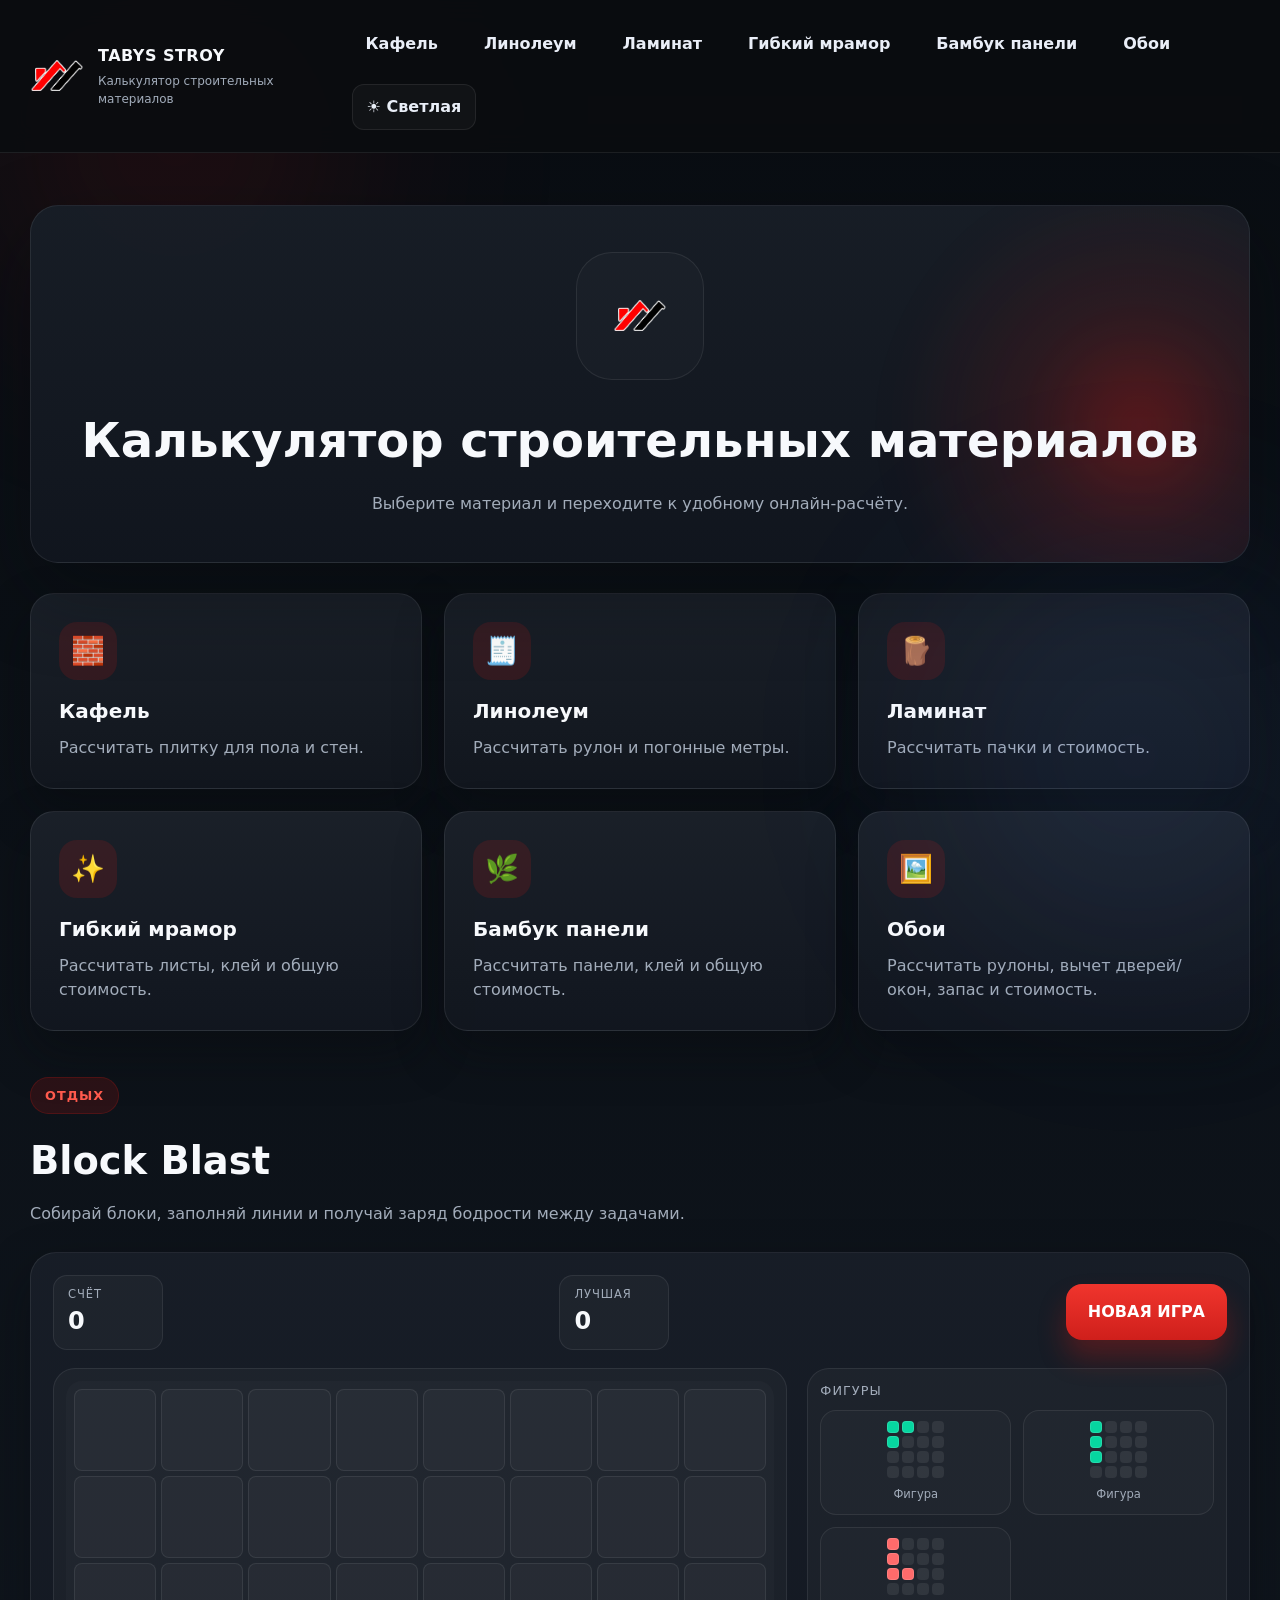
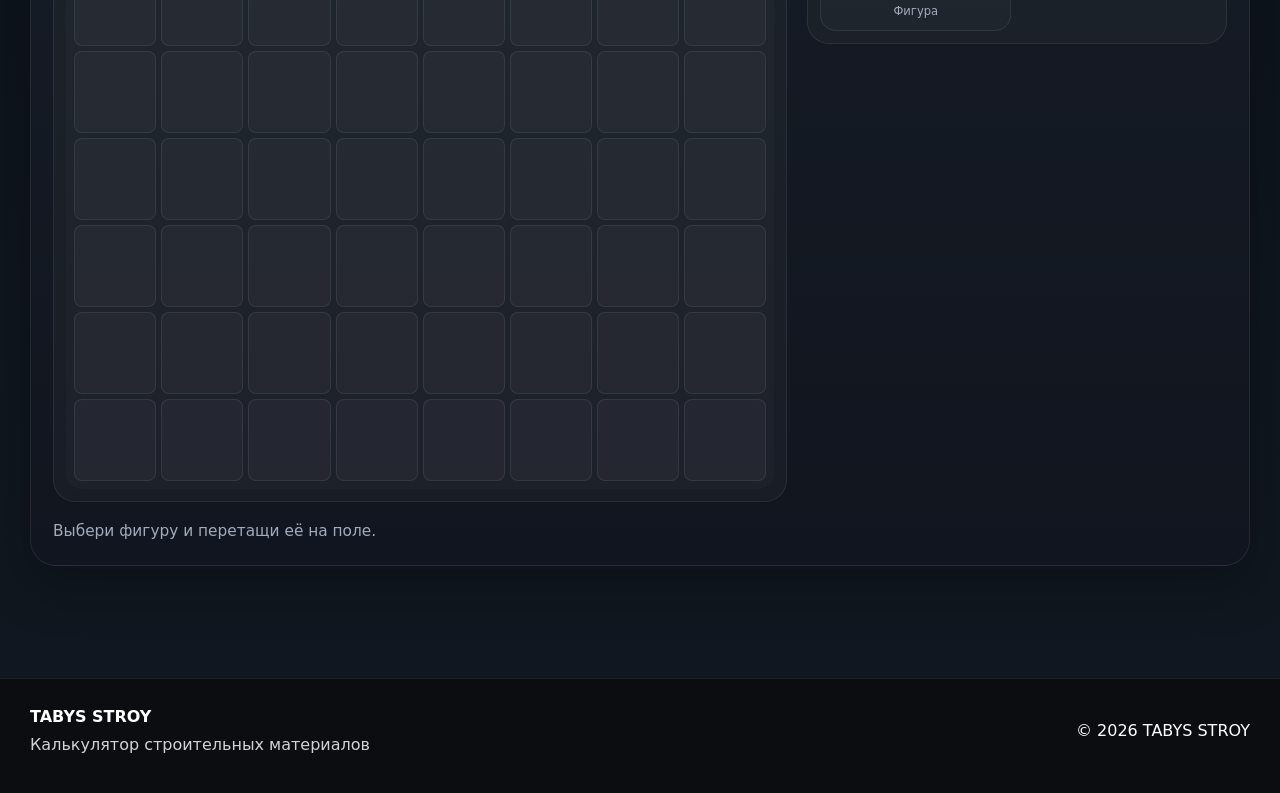
<file: index.html>
﻿<!DOCTYPE html>
<html lang="ru">
<head>
  <meta charset="UTF-8" />
  <meta name="viewport" content="width=device-width, initial-scale=1.0" />
  <title>TABYS STROY — Калькулятор строительных материалов</title>
  <link rel="icon" href="logo.png" type="image/png" />
  <link rel="apple-touch-icon" href="logo.png" />
  <link rel="apple-touch-icon" sizes="180x180" href="logo.png" />
  <link rel="manifest" href="site.webmanifest" />
  <meta name="theme-color" content="#ffffff" />
  <meta name="apple-mobile-web-app-capable" content="yes" />
  <meta name="apple-mobile-web-app-status-bar-style" content="default" />
  <link rel="stylesheet" href="style.css" />
</head>
<body>
  <header class="site-header">
    <div class="header-inner container">
      <a href="index.html" class="logo-link" aria-label="TABYS STROY">
        <div class="logo-brand">
          <img src="logo.png" alt="TABYS STROY" class="logo-icon" />
          <div>
            <span class="logo-title">TABYS STROY</span>
            <span class="logo-subtitle">Калькулятор строительных материалов</span>
          </div>
        </div>
      </a>
      <div class="header-actions">
        <button class="menu-toggle" type="button" aria-expanded="false" aria-controls="siteNav" aria-label="Открыть меню">
          <span></span>
          <span></span>
          <span></span>
        </button>
        <nav class="site-nav" id="siteNav" aria-label="Главная навигация">
          <a href="tile.html">Кафель</a>
          <a href="linoleum.html">Линолеум</a>
          <a href="laminate.html">Ламинат</a>
          <a href="marble.html">Гибкий мрамор</a>
          <a href="bamboo.html">Бамбук панели</a>
          <a href="wallpaper.html">Обои</a>
          <button class="theme-toggle" id="themeToggle" type="button" aria-label="Переключить тему">🌙 Темная</button>
        </nav>
      </div>
    </div>
  </header>

  <main class="hero container">
    <div class="hero-card">
      <div class="hero-logo">
        <img src="logo.png" alt="TABYS STROY" class="hero-icon" />
      </div>
      <h1>Калькулятор строительных материалов</h1>
      <p>Выберите материал и переходите к удобному онлайн-расчёту.</p>
    </div>

    <div class="quick-actions">
      <a class="material-card" href="tile.html">
        <div class="card-icon">🧱</div>
        <h2>Кафель</h2>
        <p>Рассчитать плитку для пола и стен.</p>
      </a>
      <a class="material-card" href="linoleum.html">
        <div class="card-icon">🧾</div>
        <h2>Линолеум</h2>
        <p>Рассчитать рулон и погонные метры.</p>
      </a>
      <a class="material-card" href="laminate.html">
        <div class="card-icon">🪵</div>
        <h2>Ламинат</h2>
        <p>Рассчитать пачки и стоимость.</p>
      </a>
      <a class="material-card" href="marble.html">
        <div class="card-icon">✨</div>
        <h2>Гибкий мрамор</h2>
        <p>Рассчитать листы, клей и общую стоимость.</p>
      </a>
      <a class="material-card" href="bamboo.html">
        <div class="card-icon">🌿</div>
        <h2>Бамбук панели</h2>
        <p>Рассчитать панели, клей и общую стоимость.</p>
      </a>
      <a class="material-card" href="wallpaper.html">
        <div class="card-icon">🖼️</div>
        <h2>Обои</h2>
        <p>Рассчитать рулоны, вычет дверей/окон, запас и стоимость.</p>
      </a>
    </div>

    <section class="game-section" aria-label="Мини-игра для отдыха">
      <div class="section-header game-header">
        <span class="section-tag">Отдых</span>
        <h2>Block Blast</h2>
        <p>Собирай блоки, заполняй линии и получай заряд бодрости между задачами.</p>
      </div>

      <div class="block-game-panel">
        <div class="block-game-topbar">
          <div class="game-stat">
            <span>Счёт</span>
            <strong id="blockGameScore">0</strong>
          </div>
          <div class="game-stat">
            <span>Лучшая</span>
            <strong id="blockGameBest">0</strong>
          </div>
          <button id="blockGameStart" class="button button-primary game-button" type="button">НОВАЯ ИГРА</button>
        </div>

        <div class="block-game-layout">
          <div class="block-board-wrap">
            <div id="blockBoard" class="block-board" aria-label="Игровое поле"></div>
          </div>

          <div class="block-tray-wrap">
            <div class="tray-title">Фигуры</div>
            <div id="blockTray" class="block-tray" aria-label="Трек фигур"></div>
          </div>
        </div>

        <p id="blockGameStatus" class="block-game-status">Выбери фигуру и поставь её на поле.</p>
      </div>
    </section>
  </main>

  <footer class="site-footer">
    <div class="container footer-inner">
      <div>
        <strong>TABYS STROY</strong>
        <p>Калькулятор строительных материалов</p>
      </div>
      <div>© 2026 TABYS STROY</div>
    </div>
  </footer>

  <script src="script.js"></script>
</body>
</html>
</file>
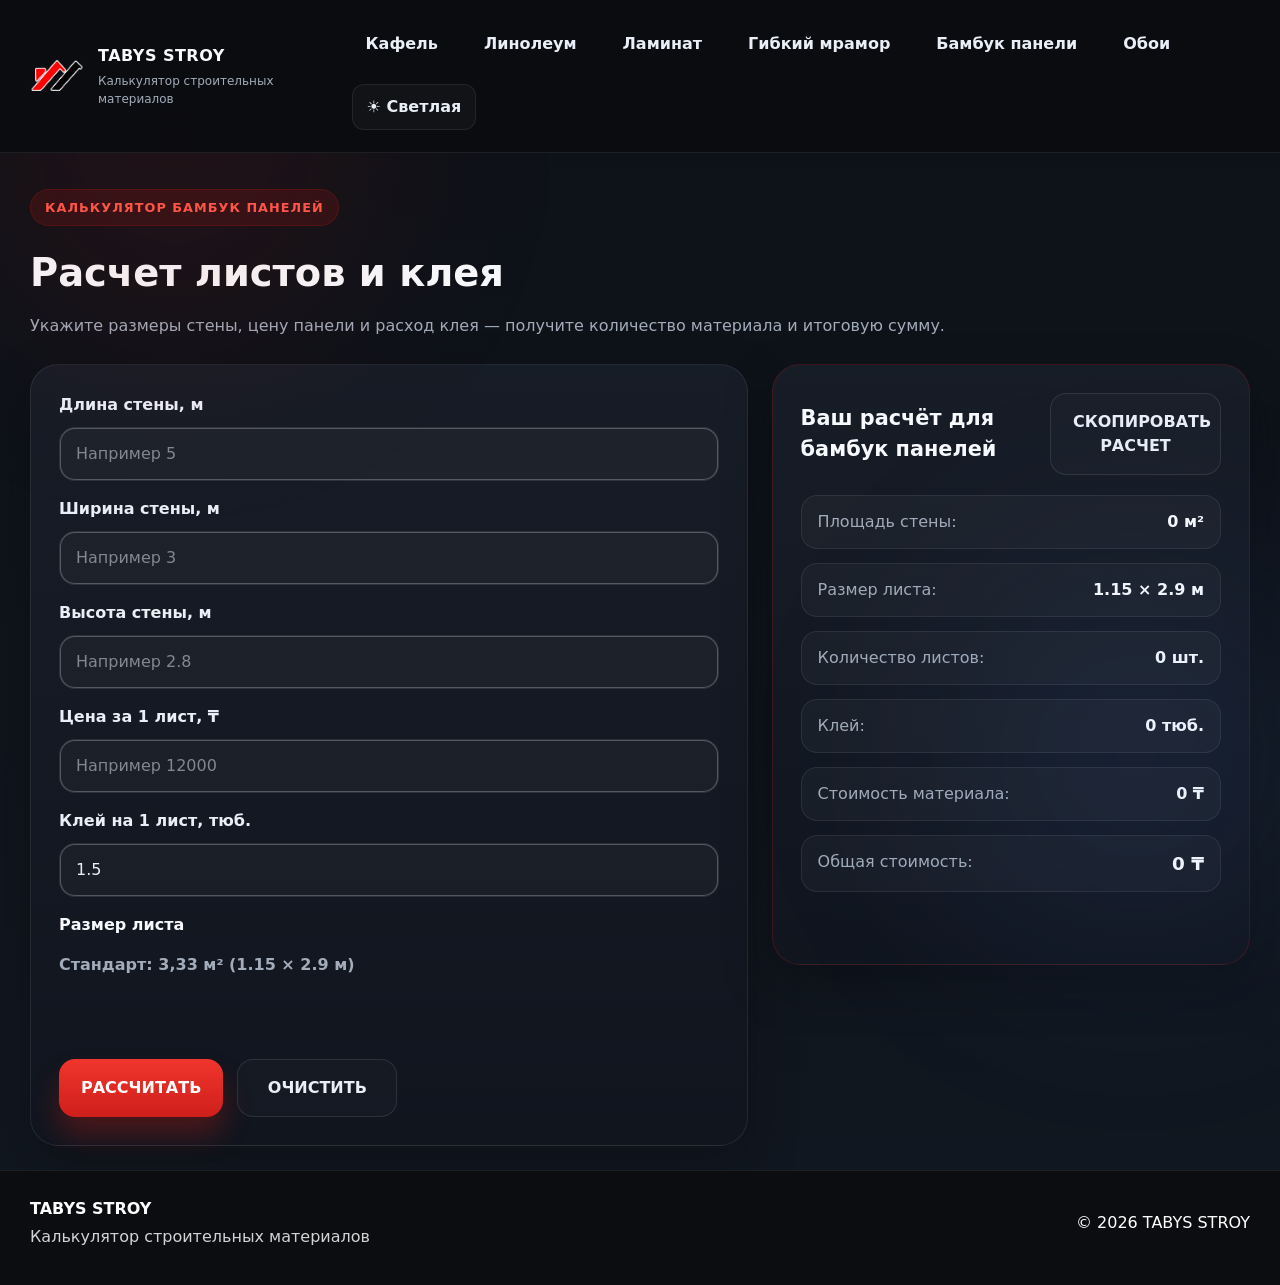
<file: bamboo.html>
<!DOCTYPE html>
<html lang="ru">
<head>
  <meta charset="UTF-8" />
  <meta name="viewport" content="width=device-width, initial-scale=1.0" />
  <title>Калькулятор бамбук панелей — TABYS STROY</title>
  <link rel="icon" href="logo.png" type="image/png" />
  <link rel="apple-touch-icon" href="logo.png" />
  <link rel="apple-touch-icon" sizes="180x180" href="logo.png" />
  <link rel="manifest" href="site.webmanifest" />
  <meta name="theme-color" content="#ffffff" />
  <meta name="apple-mobile-web-app-capable" content="yes" />
  <meta name="apple-mobile-web-app-status-bar-style" content="default" />
  <link rel="stylesheet" href="style.css" />
</head>
<body class="page-marble">
  <header class="site-header">
    <div class="header-inner container">
      <a href="index.html" class="logo-link" aria-label="TABYS STROY">
        <div class="logo-brand">
          <img src="logo.png" alt="TABYS STROY" class="logo-icon" />
          <div>
            <span class="logo-title">TABYS STROY</span>
            <span class="logo-subtitle">Калькулятор строительных материалов</span>
          </div>
        </div>
      </a>
      <div class="header-actions">
        <button class="menu-toggle" type="button" aria-expanded="false" aria-controls="siteNav" aria-label="Открыть меню">
          <span></span>
          <span></span>
          <span></span>
        </button>
        <nav class="site-nav" id="siteNav" aria-label="Навигация">
          <a href="tile.html">Кафель</a>
          <a href="linoleum.html">Линолеум</a>
          <a href="laminate.html">Ламинат</a>
          <a href="marble.html">Гибкий мрамор</a>
          <a href="bamboo.html">Бамбук панели</a>
          <a href="wallpaper.html">Обои</a>
          <button class="theme-toggle" id="themeToggle" type="button" aria-label="Переключить тему">🌙 Темная</button>
        </nav>
      </div>
    </div>
  </header>

  <main class="container">
    <section class="calculator-section">
      <div class="section-header">
        <span class="section-tag">Калькулятор бамбук панелей</span>
        <h2>Расчет листов и клея</h2>
        <p>Укажите размеры стены, цену панели и расход клея — получите количество материала и итоговую сумму.</p>
      </div>
      <div class="calculator-grid">
        <div class="calculator-card">
          <form id="bambooForm" class="calculator-form" novalidate>
            <div class="field-row">
              <label>Длина стены, м</label>
              <input id="bambooWallLength" type="number" min="0" step="0.01" placeholder="Например 5" />
            </div>
            <div class="field-row">
              <label>Ширина стены, м</label>
              <input id="bambooWallWidth" type="number" min="0" step="0.01" placeholder="Например 3" />
            </div>
            <div class="field-row">
              <label>Высота стены, м</label>
              <input id="bambooWallHeight" type="number" min="0" step="0.01" placeholder="Например 2.8" />
            </div>
            <div class="field-row">
              <label>Цена за 1 лист, ₸</label>
              <input id="bambooSheetPrice" type="number" min="0" step="1" placeholder="Например 12000" />
            </div>
            <div class="field-row">
              <label>Клей на 1 лист, тюб.</label>
              <input id="bambooGluePerSheet" type="number" min="0" step="0.1" value="1.5" placeholder="Например 1.5" />
            </div>
            <div class="option-group">
              <label class="option-title">Размер листа</label>
              <div class="tile-info">Стандарт: <strong id="bambooSheetArea">3.335 м²</strong> (1.15 × 2.9 м)</div>
            </div>
            <p class="error-message" id="bambooError"></p>
            <div class="button-row">
              <button id="bambooCalculate" type="button" class="button button-primary">РАССЧИТАТЬ</button>
              <button id="bambooClear" type="button" class="button button-secondary">ОЧИСТИТЬ</button>
            </div>
          </form>
        </div>
        <div class="result-card" id="bambooResultCard">
          <div class="result-header">
            <h3>Ваш расчёт для бамбук панелей</h3>
            <button class="button button-copy" id="bambooCopy">СКОПИРОВАТЬ РАСЧЕТ</button>
          </div>
          <div class="result-content" id="bambooResultContent">
            <div class="result-row"><span>Площадь стены:</span><strong id="bambooResultWallArea">0 м²</strong></div>
            <div class="result-row"><span>Размер листа:</span><strong id="bambooResultSheetSize">1.15 × 2.9 м</strong></div>
            <div class="result-row"><span>Количество листов:</span><strong id="bambooResultSheets">0 шт.</strong></div>
            <div class="result-row"><span>Клей:</span><strong id="bambooResultGlue">0 тюб.</strong></div>
            <div class="result-row"><span>Стоимость материала:</span><strong id="bambooResultMaterialCost">0 ₸</strong></div>
            <div class="result-row"><span>Общая стоимость:</span><strong class="price-value" id="bambooResultTotal">0 ₸</strong></div>
          </div>
          <p class="copy-feedback" id="bambooCopyFeedback">Скопировано в буфер обмена</p>
        </div>
      </div>
    </section>
  </main>

  <footer class="site-footer">
    <div class="container footer-inner">
      <div>
        <strong>TABYS STROY</strong>
        <p>Калькулятор строительных материалов</p>
      </div>
      <div>© 2026 TABYS STROY</div>
    </div>
  </footer>

  <script src="script.js"></script>
</body>
</html>
</file>
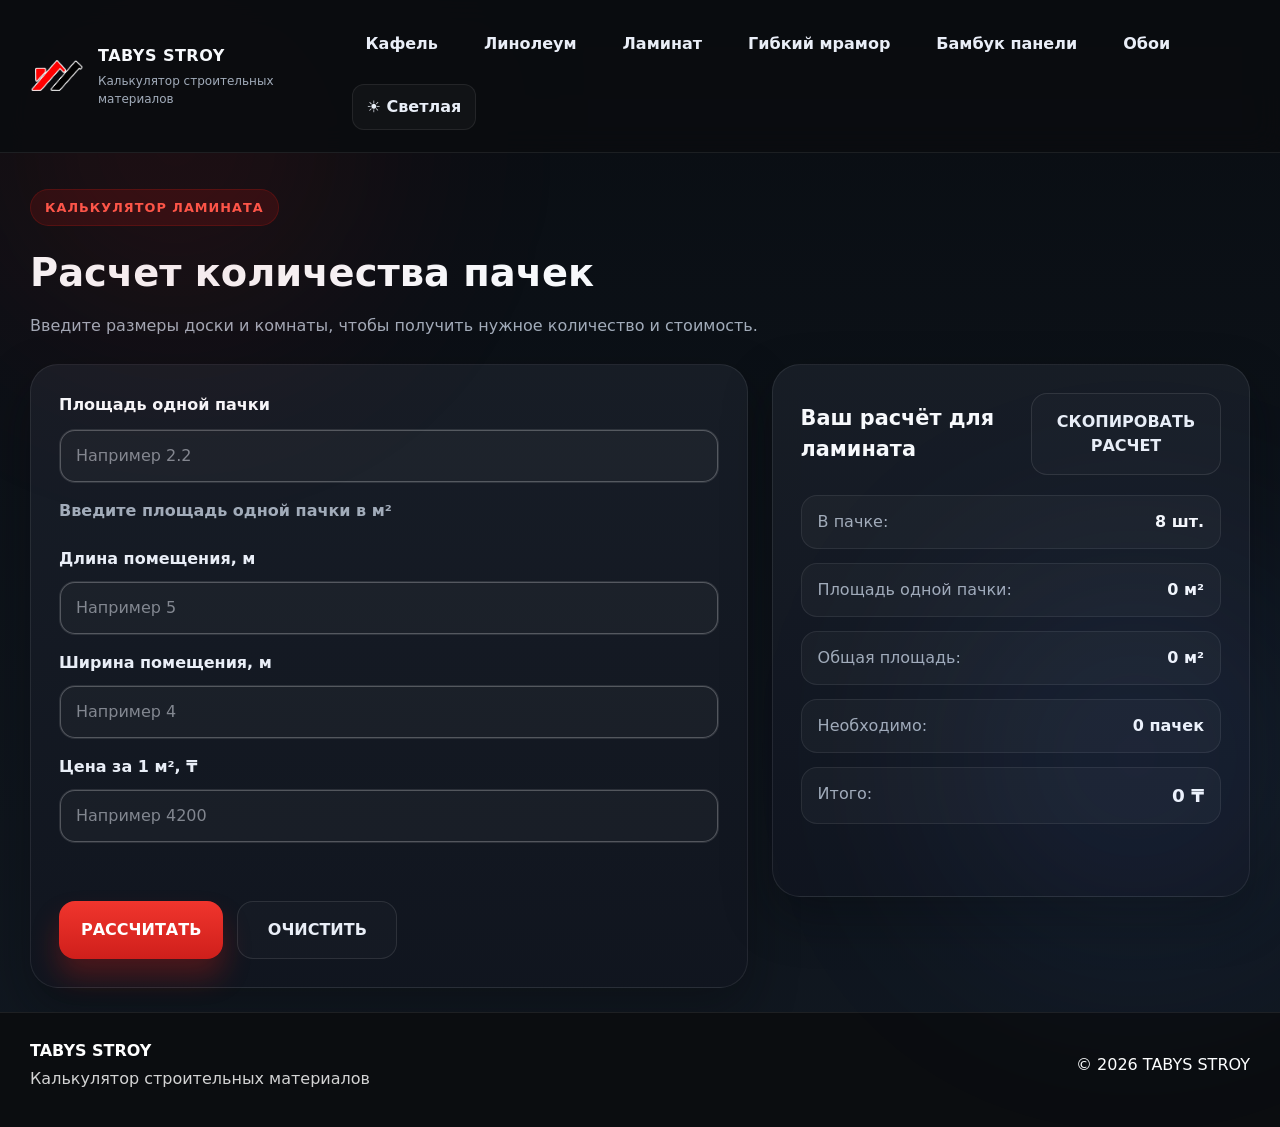
<file: laminate.html>
<!DOCTYPE html>
<html lang="ru">
<head>
  <meta charset="UTF-8" />
  <meta name="viewport" content="width=device-width, initial-scale=1.0" />
  <title>Калькулятор ламината — TABYS STROY</title>
  <link rel="icon" href="logo.png" type="image/png" />
  <link rel="apple-touch-icon" href="logo.png" />
  <link rel="apple-touch-icon" sizes="180x180" href="logo.png" />
  <link rel="manifest" href="site.webmanifest" />
  <meta name="theme-color" content="#ffffff" />
  <meta name="apple-mobile-web-app-capable" content="yes" />
  <meta name="apple-mobile-web-app-status-bar-style" content="default" />
  <link rel="stylesheet" href="style.css" />
</head>
<body>
  <header class="site-header">
    <div class="header-inner container">
      <a href="index.html" class="logo-link" aria-label="TABYS STROY">
        <div class="logo-brand">
          <img src="logo.png" alt="TABYS STROY" class="logo-icon" />
          <div>
            <span class="logo-title">TABYS STROY</span>
            <span class="logo-subtitle">Калькулятор строительных материалов</span>
          </div>
        </div>
      </a>
      <div class="header-actions">
        <button class="menu-toggle" type="button" aria-expanded="false" aria-controls="siteNav" aria-label="Открыть меню">
          <span></span>
          <span></span>
          <span></span>
        </button>
        <nav class="site-nav" id="siteNav" aria-label="Навигация">
          <a href="tile.html">Кафель</a>
          <a href="linoleum.html">Линолеум</a>
          <a href="laminate.html">Ламинат</a>
          <a href="marble.html">Гибкий мрамор</a>
          <a href="bamboo.html">Бамбук панели</a>
          <a href="wallpaper.html">Обои</a>
          <button class="theme-toggle" id="themeToggle" type="button" aria-label="Переключить тему">🌙 Темная</button>
        </nav>
      </div>
    </div>
  </header>

  <main class="container">
    <section class="calculator-section">
      <div class="section-header">
        <span class="section-tag">Калькулятор ламината</span>
        <h2>Расчет количества пачек</h2>
        <p>Введите размеры доски и комнаты, чтобы получить нужное количество и стоимость.</p>
      </div>
      <div class="calculator-grid">
        <div class="calculator-card">
          <div class="option-group">
            <label class="option-title">Площадь одной пачки</label>
            <div class="field-row">
              <input id="laminatePackArea" type="number" min="0" step="0.01" placeholder="Например 2.2" />
            </div>
            <div class="tile-info">Введите площадь одной пачки в м²</div>
          </div>
          <form id="laminateForm" class="calculator-form" novalidate>
            <div class="field-row">
              <label>Длина помещения, м</label>
              <input id="laminateLength" type="number" min="0" step="0.01" placeholder="Например 5" />
            </div>
            <div class="field-row">
              <label>Ширина помещения, м</label>
              <input id="laminateWidth" type="number" min="0" step="0.01" placeholder="Например 4" />
            </div>
            <div class="field-row">
              <label>Цена за 1 м², ₸</label>
              <input id="laminatePrice" type="number" min="0" step="1" placeholder="Например 4200" />
            </div>
            <p class="error-message" id="laminateError"></p>
            <div class="button-row">
              <button id="laminateCalculate" type="button" class="button button-primary">РАССЧИТАТЬ</button>
              <button id="laminateClear" type="button" class="button button-secondary">ОЧИСТИТЬ</button>
            </div>
          </form>
        </div>
        <div class="result-card" id="laminateResultCard">
          <div class="result-header">
            <h3>Ваш расчёт для ламината</h3>
            <button class="button button-copy" id="laminateCopy">СКОПИРОВАТЬ РАСЧЕТ</button>
          </div>
          <div class="result-content" id="laminateResultContent">
            <div class="result-row"><span>В пачке:</span><strong>8 шт.</strong></div>
            <div class="result-row"><span>Площадь одной пачки:</span><strong id="laminateResultPackArea">0 м²</strong></div>
            <div class="result-row"><span>Общая площадь:</span><strong id="laminateResultArea">0 м²</strong></div>
            <div class="result-row"><span>Необходимо:</span><strong id="laminateResultPacks">0 пачек</strong></div>
            <div class="result-row"><span>Итого:</span><strong class="price-value" id="laminateResultTotal">0 ₸</strong></div>
          </div>
          <p class="copy-feedback" id="laminateCopyFeedback">Скопировано в буфер обмена</p>
        </div>
      </div>
    </section>
  </main>

  <footer class="site-footer">
    <div class="container footer-inner">
      <div>
        <strong>TABYS STROY</strong>
        <p>Калькулятор строительных материалов</p>
      </div>
      <div>© 2026 TABYS STROY</div>
    </div>
  </footer>

  <script src="script.js"></script>
</body>
</html>
</file>
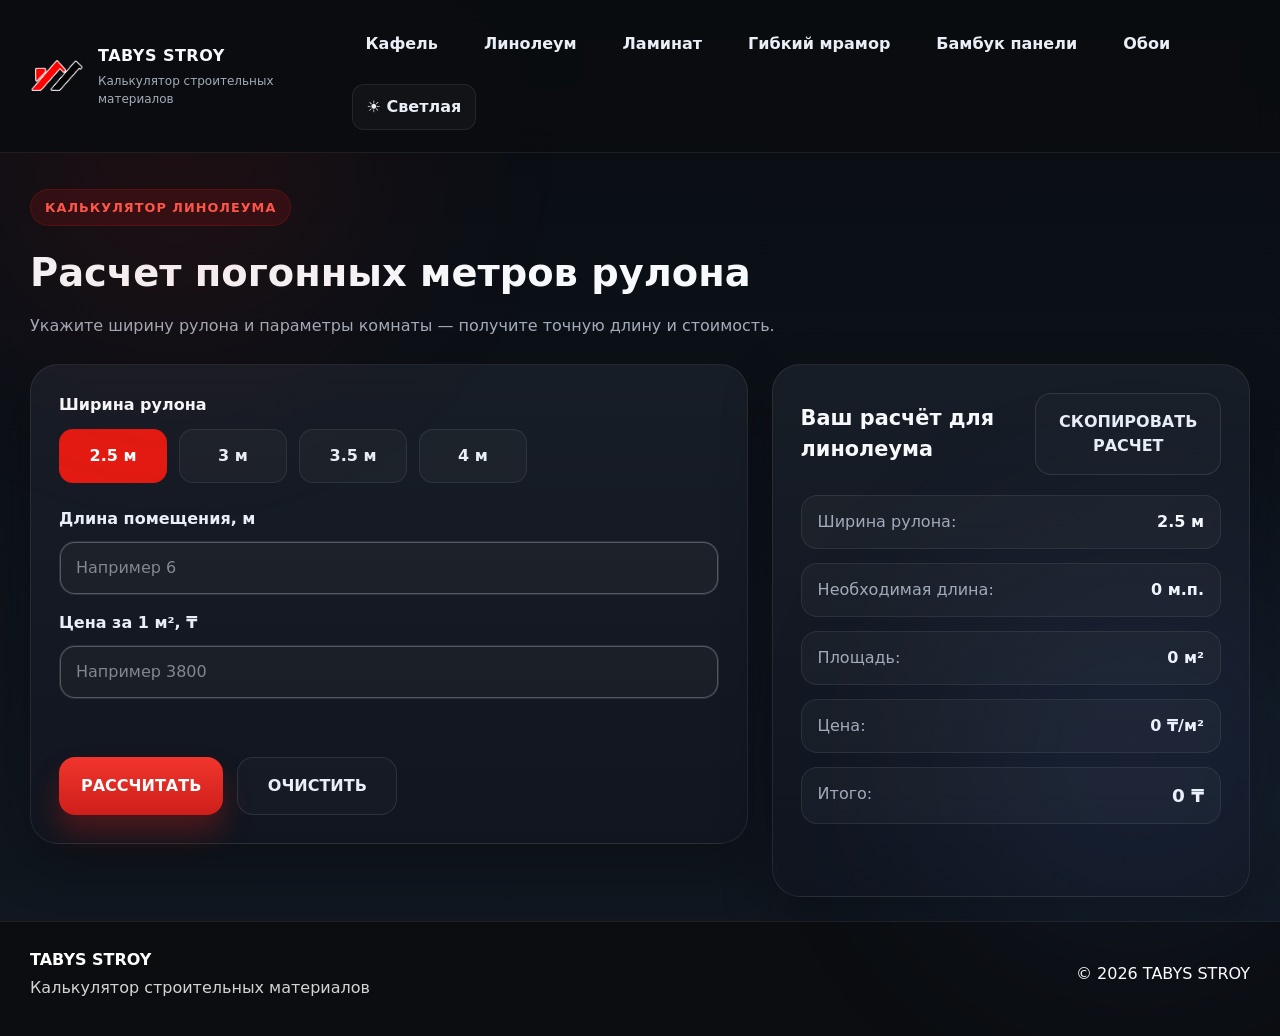
<file: linoleum.html>
﻿<!DOCTYPE html>
<html lang="ru">
<head>
  <meta charset="UTF-8" />
  <meta name="viewport" content="width=device-width, initial-scale=1.0" />
  <title>Калькулятор линолеума — TABYS STROY</title>
   <link rel="icon" href="logo.png" type="image/png" />
  <link rel="stylesheet" href="style.css" />
</head>
<body>
  <header class="site-header">
    <div class="header-inner container">
      <a href="index.html" class="logo-link" aria-label="TABYS STROY">
        <div class="logo-brand">
          <img src="logo.png" alt="TABYS STROY" class="logo-icon" />
          <div>
            <span class="logo-title">TABYS STROY</span>
            <span class="logo-subtitle">Калькулятор строительных материалов</span>
          </div>
        </div>
      </a>
      <div class="header-actions">
        <button class="menu-toggle" type="button" aria-expanded="false" aria-controls="siteNav" aria-label="Открыть меню">
          <span></span>
          <span></span>
          <span></span>
        </button>
        <nav class="site-nav" id="siteNav" aria-label="Навигация">
          <a href="tile.html">Кафель</a>
          <a href="linoleum.html">Линолеум</a>
          <a href="laminate.html">Ламинат</a>
          <a href="marble.html">Гибкий мрамор</a>
          <a href="bamboo.html">Бамбук панели</a>
          <a href="wallpaper.html">Обои</a>
          <button class="theme-toggle" id="themeToggle" type="button" aria-label="Переключить тему">🌙 Темная</button>
        </nav>
      </div>
    </div>
  </header>

  <main class="container">
    <section class="calculator-section">
      <div class="section-header">
        <span class="section-tag">Калькулятор линолеума</span>
        <h2>Расчет погонных метров рулона</h2>
        <p>Укажите ширину рулона и параметры комнаты — получите точную длину и стоимость.</p>
      </div>
      <div class="calculator-grid">
        <div class="calculator-card">
          <div class="option-group">
            <label class="option-title">Ширина рулона</label>
            <div class="button-group" id="linoleumWidthButtons">
              <button class="size-button active" type="button" data-width="2.5">2.5 м</button>
              <button class="size-button" type="button" data-width="3">3 м</button>
              <button class="size-button" type="button" data-width="3.5">3.5 м</button>
              <button class="size-button" type="button" data-width="4">4 м</button>
            </div>
          </div>
          <form id="linoleumForm" class="calculator-form" novalidate>
            <div class="field-row">
              <label>Длина помещения, м</label>
              <input id="linoleumLength" type="number" min="0" step="0.01" placeholder="Например 6" />
            </div>
            <div class="field-row">
              <label>Цена за 1 м², ₸</label>
              <input id="linoleumPrice" type="number" min="0" step="1" placeholder="Например 3800" />
            </div>
            <p class="error-message" id="linoleumError"></p>
            <div class="button-row">
              <button id="linoleumCalculate" type="button" class="button button-primary">РАССЧИТАТЬ</button>
              <button id="linoleumClear" type="button" class="button button-secondary">ОЧИСТИТЬ</button>
            </div>
          </form>
        </div>
        <div class="result-card" id="linoleumResultCard">
          <div class="result-header">
            <h3>Ваш расчёт для линолеума</h3>
            <button class="button button-copy" id="linoleumCopy">СКОПИРОВАТЬ РАСЧЕТ</button>
          </div>
          <div class="result-content" id="linoleumResultContent">
            <div class="result-row"><span>Ширина рулона:</span><strong id="linoleumResultWidth">2.5 м</strong></div>
            <div class="result-row"><span>Необходимая длина:</span><strong id="linoleumResultLength">0 м.п.</strong></div>
            <div class="result-row"><span>Площадь:</span><strong id="linoleumResultArea">0 м²</strong></div>
            <div class="result-row"><span>Цена:</span><strong id="linoleumResultPrice">0 ₸/м²</strong></div>
            <div class="result-row"><span>Итого:</span><strong class="price-value" id="linoleumResultTotal">0 ₸</strong></div>
          </div>
          <p class="copy-feedback" id="linoleumCopyFeedback">Скопировано в буфер обмена</p>
        </div>
      </div>
    </section>
  </main>

  <footer class="site-footer">
    <div class="container footer-inner">
      <div>
        <strong>TABYS STROY</strong>
        <p>Калькулятор строительных материалов</p>
      </div>
      <div>© 2026 TABYS STROY</div>
    </div>
  </footer>

  <script src="script.js"></script>
</body>
</html>
</file>
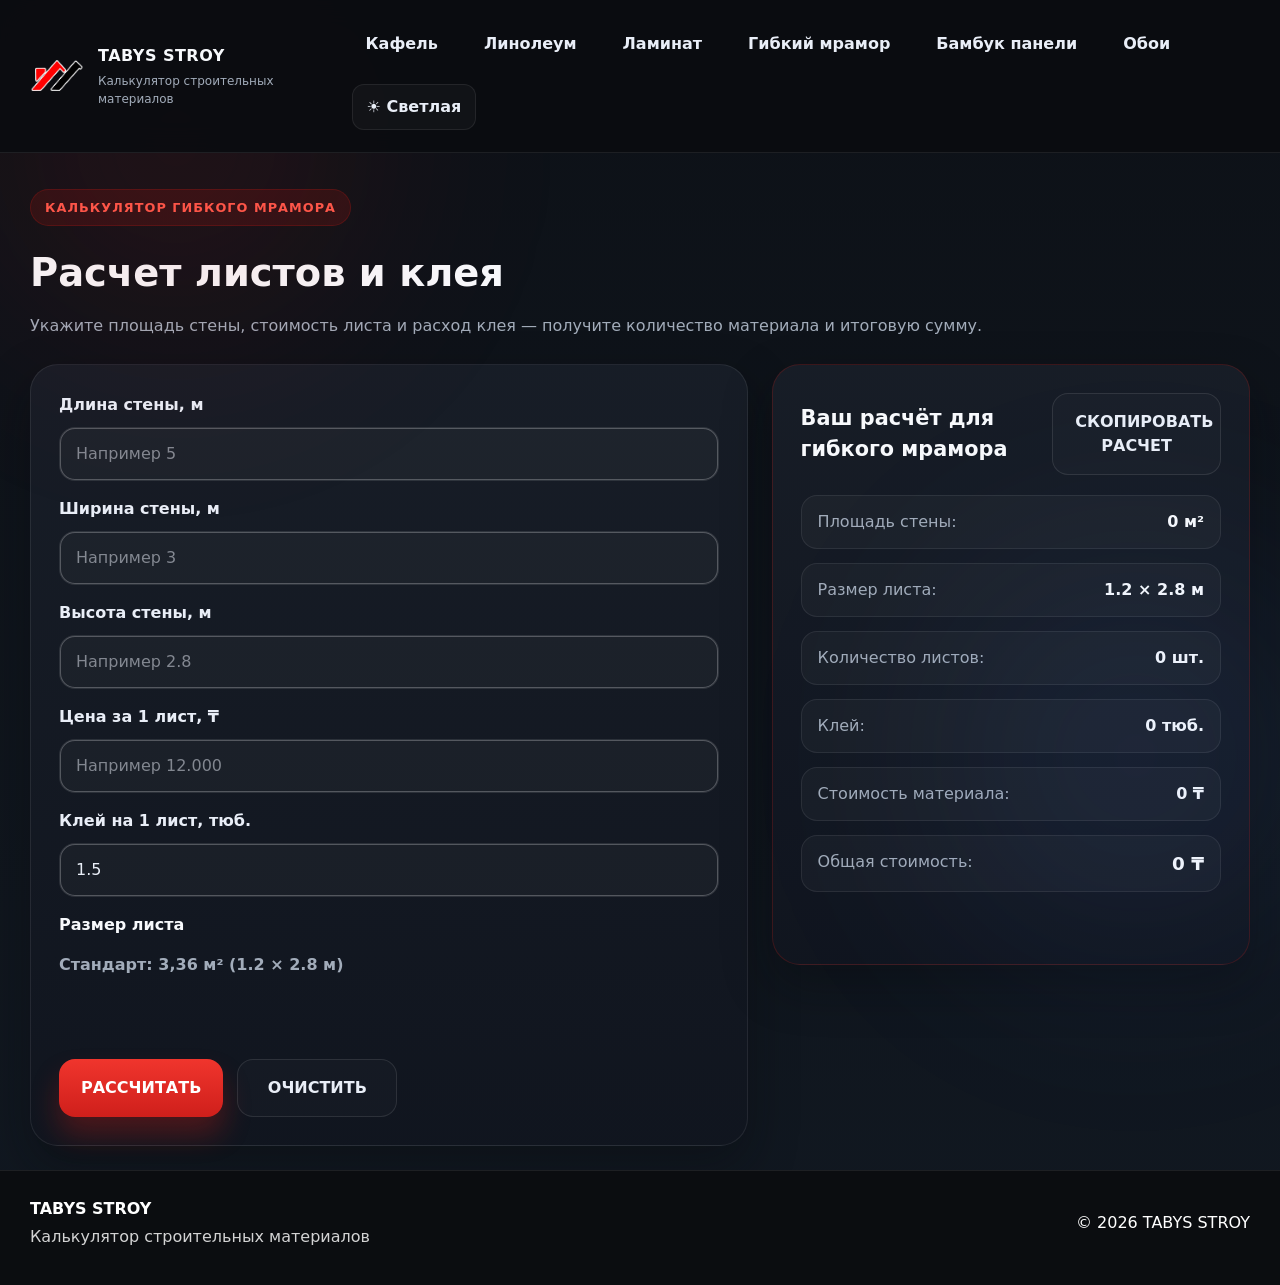
<file: marble.html>
<!DOCTYPE html>
<html lang="ru">
<head>
  <meta charset="UTF-8" />
  <meta name="viewport" content="width=device-width, initial-scale=1.0" />
  <title>Калькулятор гибкого мрамора — TABYS STROY</title>
  <link rel="icon" href="logo.png" type="image/png" />
  <link rel="apple-touch-icon" href="logo.png" />
  <link rel="apple-touch-icon" sizes="180x180" href="logo.png" />
  <link rel="manifest" href="site.webmanifest" />
  <meta name="theme-color" content="#ffffff" />
  <meta name="apple-mobile-web-app-capable" content="yes" />
  <meta name="apple-mobile-web-app-status-bar-style" content="default" />
  <link rel="stylesheet" href="style.css" />
</head>
<body class="page-marble">
  <header class="site-header">
    <div class="header-inner container">
      <a href="index.html" class="logo-link" aria-label="TABYS STROY">
        <div class="logo-brand">
          <img src="logo.png" alt="TABYS STROY" class="logo-icon" />
          <div>
            <span class="logo-title">TABYS STROY</span>
            <span class="logo-subtitle">Калькулятор строительных материалов</span>
          </div>
        </div>
      </a>
      <div class="header-actions">
        <button class="menu-toggle" type="button" aria-expanded="false" aria-controls="siteNav" aria-label="Открыть меню">
          <span></span>
          <span></span>
          <span></span>
        </button>
        <nav class="site-nav" id="siteNav" aria-label="Навигация">
          <a href="tile.html">Кафель</a>
          <a href="linoleum.html">Линолеум</a>
          <a href="laminate.html">Ламинат</a>
          <a href="marble.html">Гибкий мрамор</a>
          <a href="bamboo.html">Бамбук панели</a>
          <a href="wallpaper.html">Обои</a>
          <button class="theme-toggle" id="themeToggle" type="button" aria-label="Переключить тему">🌙 Темная</button>
        </nav>
      </div>
    </div>
  </header>

  <main class="container">
    <section class="calculator-section">
      <div class="section-header">
        <span class="section-tag">Калькулятор гибкого мрамора</span>
        <h2>Расчет листов и клея</h2>
        <p>Укажите площадь стены, стоимость листа и расход клея — получите количество материала и итоговую сумму.</p>
      </div>
      <div class="calculator-grid">
        <div class="calculator-card">
          <form id="marbleForm" class="calculator-form" novalidate>
            <div class="field-row">
              <label>Длина стены, м</label>
              <input id="marbleWallLength" type="number" min="0" step="0.01" placeholder="Например 5" />
            </div>
            <div class="field-row">
              <label>Ширина стены, м</label>
              <input id="marbleWallWidth" type="number" min="0" step="0.01" placeholder="Например 3" />
            </div>
            <div class="field-row">
              <label>Высота стены, м</label>
              <input id="marbleWallHeight" type="number" min="0" step="0.01" placeholder="Например 2.8" />
            </div>
            <div class="field-row">
              <label>Цена за 1 лист, ₸</label>
              <input id="marbleSheetPrice" type="number" min="0" step="1" placeholder="Например 12.000" />
            </div>
            <div class="field-row">
              <label>Клей на 1 лист, тюб.</label>
              <input id="marbleGluePerSheet" type="number" min="0" step="0.1" value="1.5" placeholder="Например 1.5" />
            </div>
            <div class="option-group">
              <label class="option-title">Размер листа</label>
              <div class="tile-info">Стандарт: <strong id="marbleSheetArea">3.36 м²</strong> (1.2 × 2.8 м)</div>
            </div>
            <p class="error-message" id="marbleError"></p>
            <div class="button-row">
              <button id="marbleCalculate" type="button" class="button button-primary">РАССЧИТАТЬ</button>
              <button id="marbleClear" type="button" class="button button-secondary">ОЧИСТИТЬ</button>
            </div>
          </form>
        </div>
        <div class="result-card" id="marbleResultCard">
          <div class="result-header">
            <h3>Ваш расчёт для гибкого мрамора</h3>
            <button class="button button-copy" id="marbleCopy">СКОПИРОВАТЬ РАСЧЕТ</button>
          </div>
          <div class="result-content" id="marbleResultContent">
            <div class="result-row"><span>Площадь стены:</span><strong id="marbleResultWallArea">0 м²</strong></div>
            <div class="result-row"><span>Размер листа:</span><strong id="marbleResultSheetSize">1.2 × 2.8 м</strong></div>
            <div class="result-row"><span>Количество листов:</span><strong id="marbleResultSheets">0 шт.</strong></div>
            <div class="result-row"><span>Клей:</span><strong id="marbleResultGlue">0 тюб.</strong></div>
            <div class="result-row"><span>Стоимость материала:</span><strong id="marbleResultMaterialCost">0 ₸</strong></div>
            <div class="result-row"><span>Общая стоимость:</span><strong class="price-value" id="marbleResultTotal">0 ₸</strong></div>
          </div>
          <p class="copy-feedback" id="marbleCopyFeedback">Скопировано в буфер обмена</p>
        </div>
      </div>
    </section>
  </main>

  <footer class="site-footer">
    <div class="container footer-inner">
      <div>
        <strong>TABYS STROY</strong>
        <p>Калькулятор строительных материалов</p>
      </div>
      <div>© 2026 TABYS STROY</div>
    </div>
  </footer>

  <script src="script.js"></script>
</body>
</html>
</file>
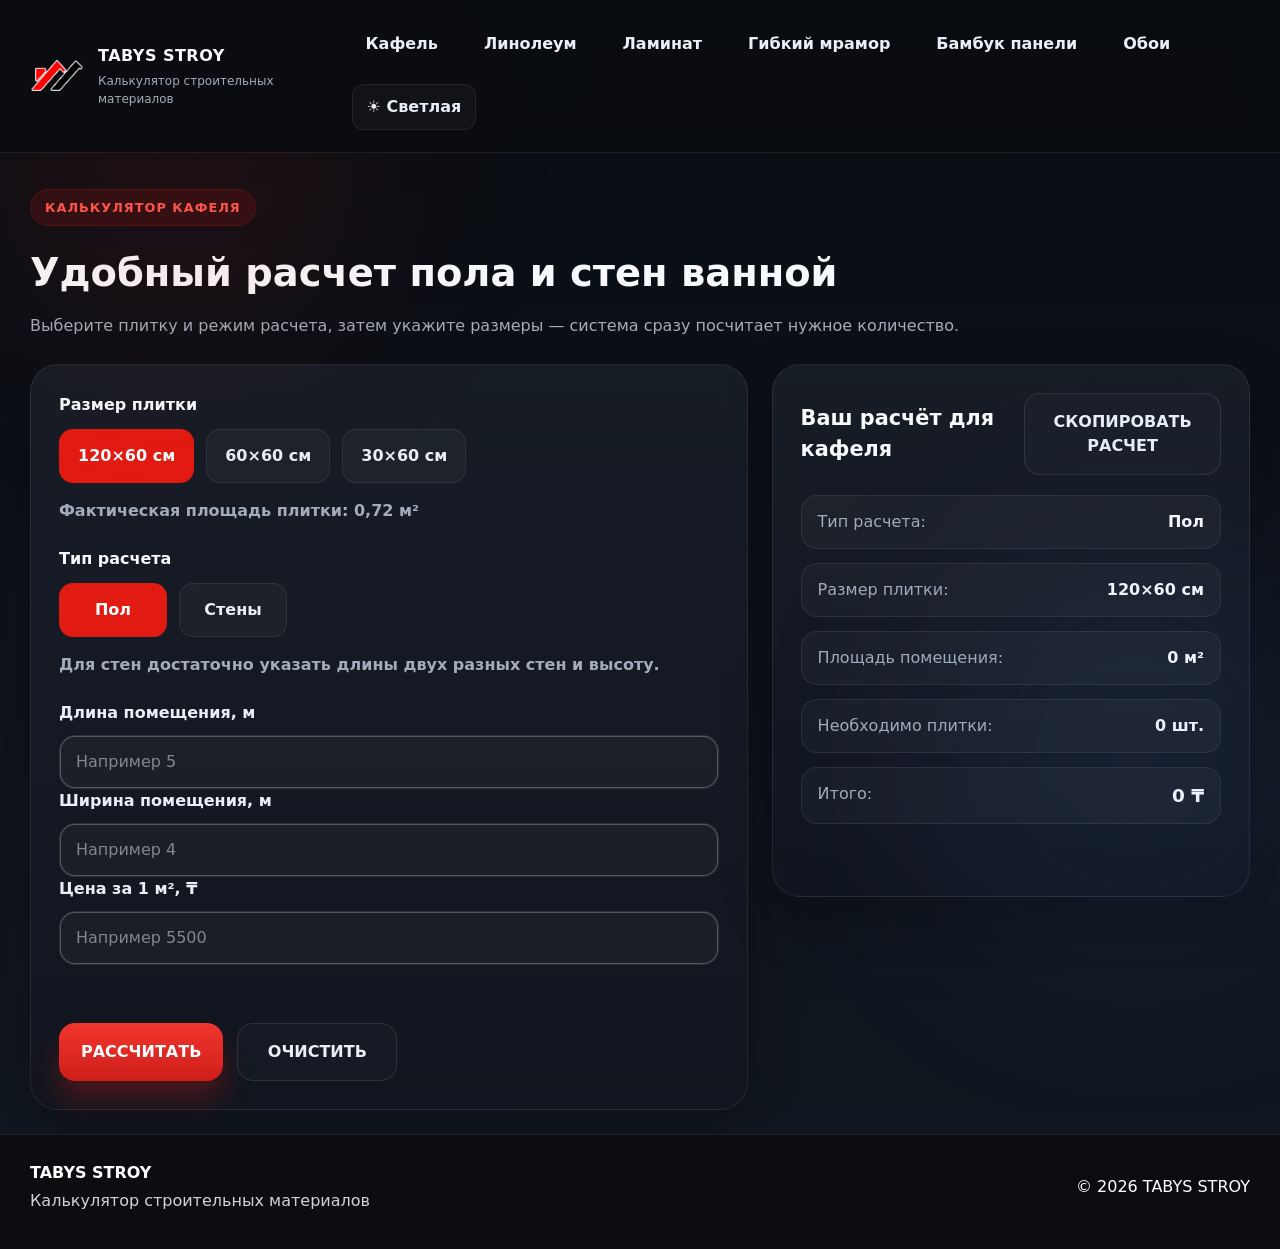
<file: tile.html>
<!DOCTYPE html>
<html lang="ru">
<head>
  <meta charset="UTF-8" />
  <meta name="viewport" content="width=device-width, initial-scale=1.0" />
  <title>Калькулятор кафеля — TABYS STROY</title>
  <link rel="icon" href="logo.png" type="image/png" />
  <link rel="apple-touch-icon" href="logo.png" />
  <link rel="apple-touch-icon" sizes="180x180" href="logo.png" />
  <link rel="manifest" href="site.webmanifest" />
  <meta name="theme-color" content="#ffffff" />
  <meta name="apple-mobile-web-app-capable" content="yes" />
  <meta name="apple-mobile-web-app-status-bar-style" content="default" />
  <link rel="stylesheet" href="style.css" />
</head>
<body>
  <header class="site-header">
    <div class="header-inner container">
      <a href="index.html" class="logo-link" aria-label="TABYS STROY">
        <div class="logo-brand">
          <img src="logo.png" alt="TABYS STROY" class="logo-icon" />
          <div>
            <span class="logo-title">TABYS STROY</span>
            <span class="logo-subtitle">Калькулятор строительных материалов</span>
          </div>
        </div>
      </a>
      <div class="header-actions">
        <button class="menu-toggle" type="button" aria-expanded="false" aria-controls="siteNav" aria-label="Открыть меню">
          <span></span>
          <span></span>
          <span></span>
        </button>
        <nav class="site-nav" id="siteNav" aria-label="Навигация">
          <a href="tile.html">Кафель</a>
          <a href="linoleum.html">Линолеум</a>
          <a href="laminate.html">Ламинат</a>
          <a href="marble.html">Гибкий мрамор</a>
          <a href="bamboo.html">Бамбук панели</a>
          <a href="wallpaper.html">Обои</a>
          <button class="theme-toggle" id="themeToggle" type="button" aria-label="Переключить тему">🌙 Темная</button>
        </nav>
      </div>
    </div>
  </header>

  <main class="container">
    <section class="calculator-section">
      <div class="section-header">
        <span class="section-tag">Калькулятор кафеля</span>
        <h2>Удобный расчет пола и стен ванной</h2>
        <p>Выберите плитку и режим расчета, затем укажите размеры — система сразу посчитает нужное количество.</p>
      </div>
      <div class="calculator-grid">
        <div class="calculator-card">
          <div class="option-group">
            <label class="option-title">Размер плитки</label>
            <div class="button-group" id="tileSizeButtons">
              <button class="size-button active" type="button" data-label="120×60 см" data-area="0.72">120×60 см</button>
              <button class="size-button" type="button" data-label="60×60 см" data-area="0.36">60×60 см</button>
              <button class="size-button" type="button" data-label="30×60 см" data-area="0.18">30×60 см</button>
            </div>
            <div class="tile-info">Фактическая площадь плитки: <span id="tileAreaValue">0.72</span> м²</div>
          </div>
          <div class="option-group">
            <label class="option-title">Тип расчета</label>
            <div class="button-group" id="tileModeButtons">
              <button class="size-button active" type="button" data-mode="floor">Пол</button>
              <button class="size-button" type="button" data-mode="walls">Стены</button>
            </div>
            <div class="tile-info">Для стен достаточно указать длины двух разных стен и высоту.</div>
          </div>
          <form id="tileForm" class="calculator-form" novalidate>
            <div class="floor-fields">
              <div class="field-row">
                <label>Длина помещения, м</label>
                <input id="tileLength" type="number" min="0" step="0.01" placeholder="Например 5" />
              </div>
              <div class="field-row">
                <label>Ширина помещения, м</label>
                <input id="tileWidth" type="number" min="0" step="0.01" placeholder="Например 4" />
              </div>
              <div class="field-row">
                <label>Цена за 1 м², ₸</label>
                <input id="tilePrice" type="number" min="0" step="1" placeholder="Например 5500" />
              </div>
            </div>
            <div class="wall-fields hidden">
              <div class="field-row">
                <label>Длина стены 1, м</label>
                <input id="tileWall1Width" type="number" min="0" step="0.01" placeholder="Например 2.6" />
              </div>
              <div class="field-row">
                <label>Ширина стены 2, м</label>
                <input id="tileWall2Width" type="number" min="0" step="0.01" placeholder="Например 1.8" />
              </div>
              <div class="field-row">
                <label>Высота стен, м</label>
                <input id="tileWallHeight" type="number" min="0" step="0.01" placeholder="Например 2.4" />
              </div>
              <div class="field-row">
                <label>Цена за 1 м², ₸</label>
                <input id="tilePriceWalls" type="number" min="0" step="1" placeholder="Например 5500" />
              </div>
            </div>
            <p class="error-message" id="tileError"></p>
            <div class="button-row">
              <button id="tileCalculate" type="button" class="button button-primary">РАССЧИТАТЬ</button>
              <button id="tileClear" type="button" class="button button-secondary">ОЧИСТИТЬ</button>
            </div>
          </form>
        </div>
        <div class="result-card" id="tileResultCard">
          <div class="result-header">
            <h3>Ваш расчёт для кафеля</h3>
            <button class="button button-copy" id="tileCopy">СКОПИРОВАТЬ РАСЧЕТ</button>
          </div>
          <div class="result-content" id="tileResultContent">
            <div class="result-row"><span>Тип расчета:</span><strong id="tileResultMode">Пол</strong></div>
            <div class="result-row"><span>Размер плитки:</span><strong id="tileResultSize">120×60 см</strong></div>
            <div class="result-row"><span>Площадь помещения:</span><strong id="tileResultArea">0 м²</strong></div>
            <div class="result-row"><span>Необходимо плитки:</span><strong id="tileResultCount">0 шт.</strong></div>
            <div class="result-row"><span>Итого:</span><strong class="price-value" id="tileResultTotal">0 ₸</strong></div>
          </div>
          <p class="copy-feedback" id="tileCopyFeedback">Скопировано в буфер обмена</p>
        </div>
      </div>
    </section>
  </main>

  <footer class="site-footer">
    <div class="container footer-inner">
      <div>
        <strong>TABYS STROY</strong>
        <p>Калькулятор строительных материалов</p>
      </div>
      <div>© 2026 TABYS STROY</div>
    </div>
  </footer>

  <script src="script.js"></script>
</body>
</html>
</file>
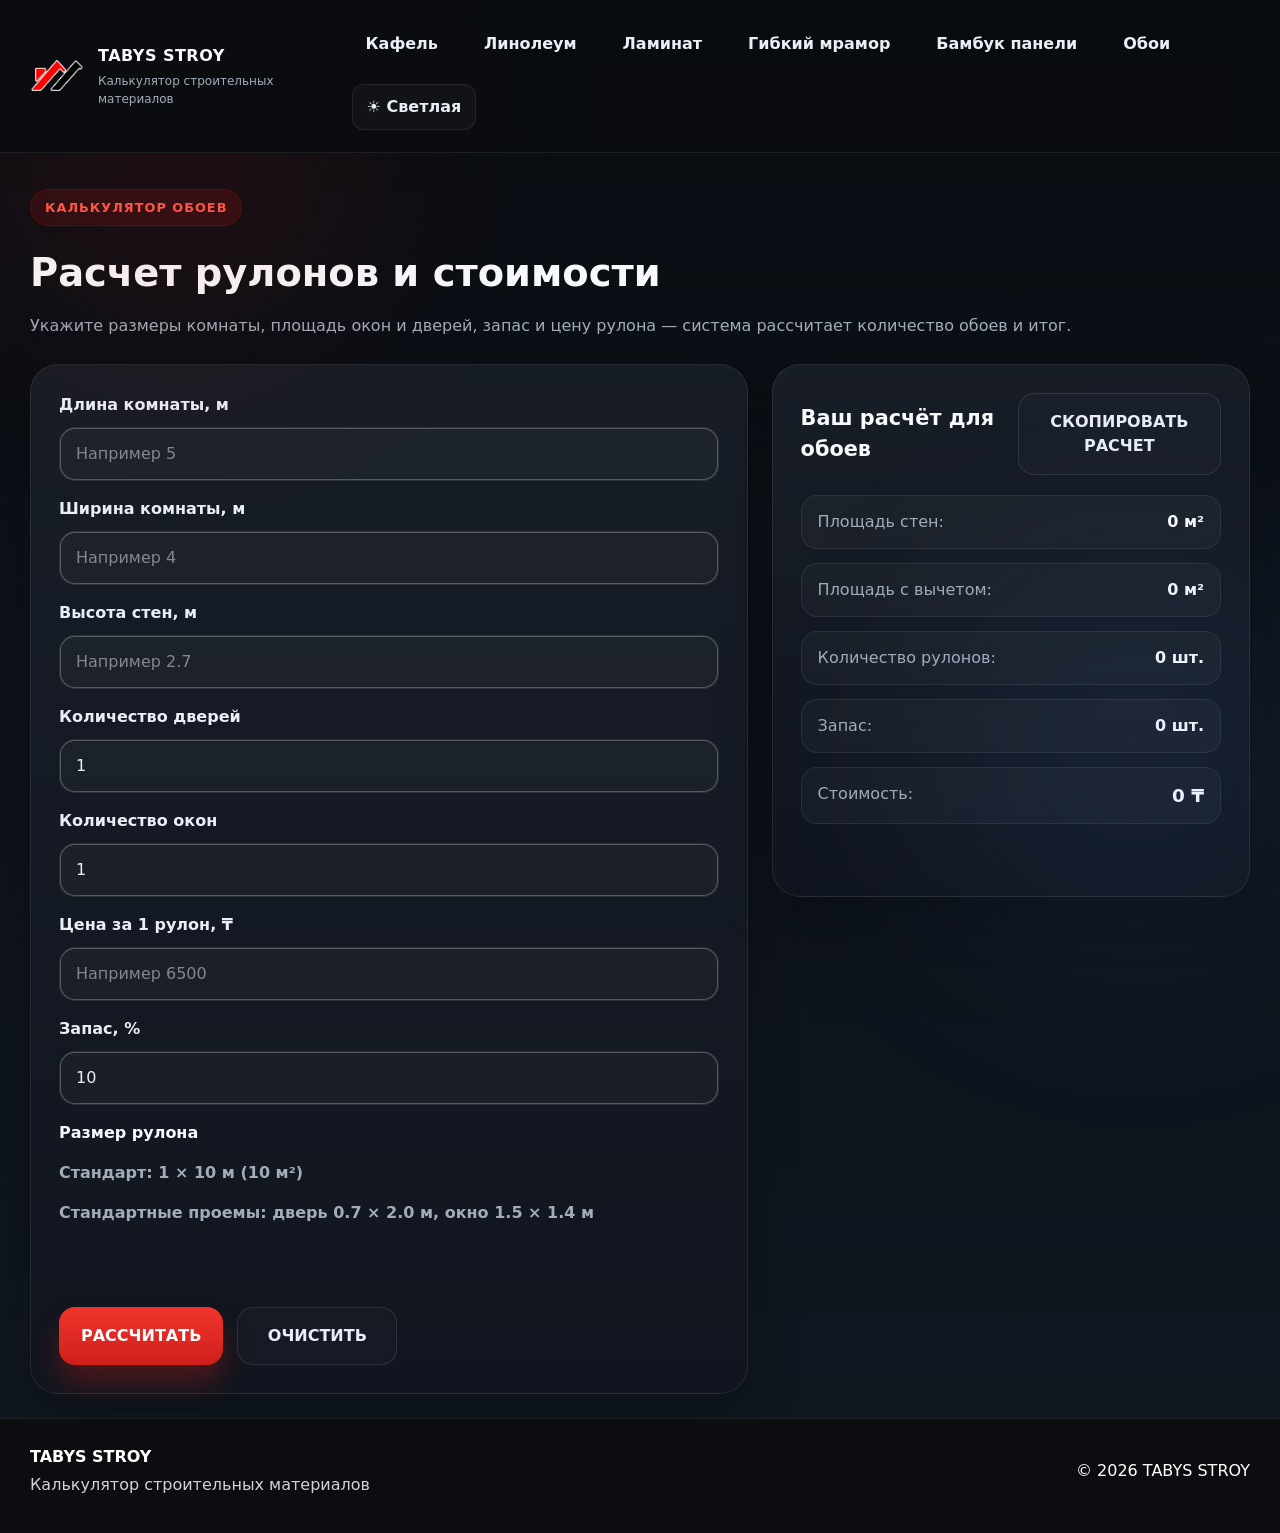
<file: wallpaper.html>
<!DOCTYPE html>
<html lang="ru">
<head>
  <meta charset="UTF-8" />
  <meta name="viewport" content="width=device-width, initial-scale=1.0" />
  <title>Калькулятор обоев — TABYS STROY</title>
  <link rel="icon" href="logo.png" type="image/png" />
  <link rel="apple-touch-icon" href="logo.png" />
  <link rel="apple-touch-icon" sizes="180x180" href="logo.png" />
  <link rel="manifest" href="site.webmanifest" />
  <meta name="theme-color" content="#ffffff" />
  <meta name="apple-mobile-web-app-capable" content="yes" />
  <meta name="apple-mobile-web-app-status-bar-style" content="default" />
  <link rel="stylesheet" href="style.css" />
</head>
<body>
  <header class="site-header">
    <div class="header-inner container">
      <a href="index.html" class="logo-link" aria-label="TABYS STROY">
        <div class="logo-brand">
          <img src="logo.png" alt="TABYS STROY" class="logo-icon" />
          <div>
            <span class="logo-title">TABYS STROY</span>
            <span class="logo-subtitle">Калькулятор строительных материалов</span>
          </div>
        </div>
      </a>
      <div class="header-actions">
        <button class="menu-toggle" type="button" aria-expanded="false" aria-controls="siteNav" aria-label="Открыть меню">
          <span></span>
          <span></span>
          <span></span>
        </button>
        <nav class="site-nav" id="siteNav" aria-label="Навигация">
          <a href="tile.html">Кафель</a>
          <a href="linoleum.html">Линолеум</a>
          <a href="laminate.html">Ламинат</a>
          <a href="marble.html">Гибкий мрамор</a>
          <a href="bamboo.html">Бамбук панели</a>
          <a href="wallpaper.html">Обои</a>
          <button class="theme-toggle" id="themeToggle" type="button" aria-label="Переключить тему">🌙 Темная</button>
        </nav>
      </div>
    </div>
  </header>

  <main class="container">
    <section class="calculator-section">
      <div class="section-header">
        <span class="section-tag">Калькулятор обоев</span>
        <h2>Расчет рулонов и стоимости</h2>
        <p>Укажите размеры комнаты, площадь окон и дверей, запас и цену рулона — система рассчитает количество обоев и итог.</p>
      </div>
      <div class="calculator-grid">
        <div class="calculator-card">
          <form id="wallpaperForm" class="calculator-form" novalidate>
            <div class="field-row">
              <label>Длина комнаты, м</label>
              <input id="wallpaperLength" type="number" min="0" step="0.01" placeholder="Например 5" />
            </div>
            <div class="field-row">
              <label>Ширина комнаты, м</label>
              <input id="wallpaperWidth" type="number" min="0" step="0.01" placeholder="Например 4" />
            </div>
            <div class="field-row">
              <label>Высота стен, м</label>
              <input id="wallpaperHeight" type="number" min="0" step="0.01" placeholder="Например 2.7" />
            </div>
            <div class="field-row">
              <label>Количество дверей</label>
              <input id="wallpaperDoorCount" type="number" min="0" step="1" value="1" placeholder="Например 1" />
            </div>
            <div class="field-row">
              <label>Количество окон</label>
              <input id="wallpaperWindowCount" type="number" min="0" step="1" value="1" placeholder="Например 2" />
            </div>
            <div class="field-row">
              <label>Цена за 1 рулон, ₸</label>
              <input id="wallpaperPrice" type="number" min="0" step="1" placeholder="Например 6500" />
            </div>
            <div class="field-row">
              <label>Запас, %</label>
              <input id="wallpaperReserve" type="number" min="0" step="1" value="10" placeholder="Например 10" />
            </div>
            <div class="option-group">
              <label class="option-title">Размер рулона</label>
              <div class="tile-info">Стандарт: <strong id="wallpaperRollSize">1 × 10 м</strong> (<strong id="wallpaperRollArea">10 м²</strong>)</div>
              <div class="tile-info">Стандартные проемы: дверь 0.7 × 2.0 м, окно 1.5 × 1.4 м</div>
            </div>
            <p class="error-message" id="wallpaperError"></p>
            <div class="button-row">
              <button id="wallpaperCalculate" type="button" class="button button-primary">РАССЧИТАТЬ</button>
              <button id="wallpaperClear" type="button" class="button button-secondary">ОЧИСТИТЬ</button>
            </div>
          </form>
        </div>

        <div class="result-card" id="wallpaperResultCard">
          <div class="result-header">
            <h3>Ваш расчёт для обоев</h3>
            <button class="button button-copy" id="wallpaperCopy">СКОПИРОВАТЬ РАСЧЕТ</button>
          </div>
          <div class="result-content" id="wallpaperResultContent">
            <div class="result-row"><span>Площадь стен:</span><strong id="wallpaperResultWallArea">0 м²</strong></div>
            <div class="result-row"><span>Площадь с вычетом:</span><strong id="wallpaperResultUsableArea">0 м²</strong></div>
            <div class="result-row"><span>Количество рулонов:</span><strong id="wallpaperResultRolls">0 шт.</strong></div>
            <div class="result-row"><span>Запас:</span><strong id="wallpaperResultReserve">0 шт.</strong></div>
            <div class="result-row"><span>Стоимость:</span><strong class="price-value" id="wallpaperResultTotal">0 ₸</strong></div>
          </div>
          <p class="copy-feedback" id="wallpaperCopyFeedback">Скопировано в буфер обмена</p>
        </div>
      </div>
    </section>
  </main>

  <footer class="site-footer">
    <div class="container footer-inner">
      <div>
        <strong>TABYS STROY</strong>
        <p>Калькулятор строительных материалов</p>
      </div>
      <div>© 2026 TABYS STROY</div>
    </div>
  </footer>

  <script src="script.js"></script>
</body>
</html>
</file>
<file: style.css>
:root {
  --primary: #E21B12;
  --primary-soft: rgba(226, 27, 18, 0.14);
  --black: #0B0D10;
  --black-soft: #121821;
  --panel: #171D26;
  --panel-strong: #1F2733;
  --panel-alt: #252D3A;
  --white: #F7F9FC;
  --text: #E9EEF7;
  --muted: #A2ACBA;
  --line: rgba(255, 255, 255, 0.08);
  --shadow: rgba(7, 10, 14, 0.38);
  --heading-color: #F7F9FC;
  --input-bg: rgba(255, 255, 255, 0.03);
  --input-border: rgba(255, 255, 255, 0.08);
  --input-placeholder: rgba(233, 238, 247, 0.5);
  --page-bg: linear-gradient(180deg, #090d12 0%, #111821 100%);
  --header-bg: rgba(11, 13, 16, 0.9);
  --panel-bg: linear-gradient(180deg, rgba(24, 30, 39, 0.96), rgba(17, 22, 31, 0.96));
  --card-bg: linear-gradient(180deg, rgba(27, 33, 42, 0.96), rgba(18, 23, 31, 0.96));
  --surface: rgba(255, 255, 255, 0.03);
  --surface-strong: rgba(255, 255, 255, 0.05);
}

:root[data-theme="light"] {
  --primary: #E21B12;
  --primary-soft: rgba(226, 27, 18, 0.12);
  --black: #111111;
  --black-soft: #181B20;
  --panel: #FFFFFF;
  --panel-strong: #F6F7F9;
  --panel-alt: #F1F3F5;
  --white: #1C1F26;
  --text: #1B1D20;
  --muted: #555D67;
  --line: rgba(17, 17, 17, 0.12);
  --shadow: rgba(17, 17, 17, 0.08);
  --heading-color: #1B1D20;
  --input-bg: #f3f4f6;
  --input-border: rgba(17, 17, 17, 0.18);
  --input-placeholder: rgba(27, 29, 32, 0.48);
  --page-bg: linear-gradient(180deg, #f3f5f7 0%, #eef1f4 100%);
  --header-bg: rgba(255, 255, 255, 0.9);
  --panel-bg: linear-gradient(180deg, #f7f8f9 0%, #eef1f4 100%);
  --card-bg: linear-gradient(180deg, #f7f8f9 0%, #eef1f4 100%);
  --surface: rgba(17, 17, 17, 0.04);
  --surface-strong: rgba(17, 17, 17, 0.06);
}

body.page-marble {
  --primary: #E21B12;
  --primary-soft: rgba(226, 27, 18, 0.12);
  --page-bg: linear-gradient(180deg, #0d1117 0%, #111821 100%);
  --header-bg: rgba(11, 13, 16, 0.9);
  --panel-bg: linear-gradient(180deg, rgba(24, 30, 39, 0.96), rgba(17, 22, 31, 0.96));
  --card-bg: linear-gradient(180deg, rgba(27, 33, 42, 0.96), rgba(18, 23, 31, 0.96));
  --surface: rgba(255, 255, 255, 0.03);
  --surface-strong: rgba(255, 255, 255, 0.05);
  --line: rgba(255, 255, 255, 0.08);
  --heading-color: #F7F9FC;
  --text: #E9EEF7;
  --muted: #A2ACBA;
  --input-bg: rgba(255, 255, 255, 0.03);
  --input-border: rgba(255, 255, 255, 0.08);
  --input-placeholder: rgba(233, 238, 247, 0.5);
  --shadow: rgba(7, 10, 14, 0.38);
}

:root[data-theme="light"] body.page-marble {
  --primary: #E21B12;
  --primary-soft: rgba(226, 27, 18, 0.12);
  --page-bg: linear-gradient(180deg, #f3f5f7 0%, #eef1f4 100%);
  --header-bg: rgba(255, 255, 255, 0.9);
  --panel-bg: linear-gradient(180deg, #f7f8f9 0%, #eef1f4 100%);
  --card-bg: linear-gradient(180deg, #f7f8f9 0%, #eef1f4 100%);
  --surface: rgba(17, 17, 17, 0.04);
  --surface-strong: rgba(17, 17, 17, 0.06);
  --line: rgba(17, 17, 17, 0.12);
  --heading-color: #1B1D20;
  --text: #1B1D20;
  --muted: #555D67;
  --input-bg: #f3f4f6;
  --input-border: rgba(17, 17, 17, 0.18);
  --input-placeholder: rgba(27, 29, 32, 0.48);
  --shadow: rgba(17, 17, 17, 0.08);
}

body.page-marble .section-tag {
  background: rgba(226, 27, 18, 0.14);
  color: #ff5a4d;
  border-color: rgba(226, 27, 18, 0.2);
}

body.page-marble .button-primary {
  background: linear-gradient(180deg, #f0352d 0%, #cf1f1b 100%);
  box-shadow: 0 18px 28px rgba(226, 27, 18, 0.28);
}

body.page-marble .button-primary:hover,
body.page-marble .button-primary:focus-visible {
  box-shadow: 0 18px 32px rgba(226, 27, 18, 0.32);
}

body.page-marble .size-button.active {
  background: linear-gradient(180deg, #f0352d 0%, #cf1f1b 100%);
}

body.page-marble .result-card {
  border-color: rgba(226, 27, 18, 0.2);
}

* {
  box-sizing: border-box;
}

html {
  scroll-behavior: smooth;
}

body {
  margin: 0;
  min-height: 100vh;
  display: flex;
  flex-direction: column;
  font-family: Inter, system-ui, -apple-system, BlinkMacSystemFont, "Segoe UI", sans-serif;
  background: var(--page-bg);
  color: var(--text);
  line-height: 1.5;
  position: relative;
  overflow-x: hidden;
}

body::before,
body::after {
  content: "";
  position: fixed;
  width: 38rem;
  height: 38rem;
  border-radius: 50%;
  filter: blur(110px);
  opacity: 0.42;
  pointer-events: none;
  z-index: 0;
  animation: ambientDrift 20s ease-in-out infinite alternate;
}

body::before {
  top: -10rem;
  left: -8rem;
  background: radial-gradient(circle, rgba(226, 27, 18, 0.6) 0%, rgba(226, 27, 18, 0.18) 25%, rgba(226, 27, 18, 0) 70%);
}

body::after {
  right: -10rem;
  bottom: -10rem;
  background: radial-gradient(circle, rgba(92, 145, 255, 0.52) 0%, rgba(92, 145, 255, 0.16) 25%, rgba(92, 145, 255, 0) 72%);
  animation-delay: 5s;
}

@keyframes ambientDrift {
  0% {
    transform: translate3d(0, 0, 0) scale(1);
  }
  50% {
    transform: translate3d(36px, 24px, 0) scale(1.18);
  }
  100% {
    transform: translate3d(-20px, 30px, 0) scale(0.96);
  }
}

img {
  max-width: 100%;
  display: block;
}

button,
input {
  font: inherit;
}

button {
  cursor: pointer;
}

main {
  flex: 1;
}

.container {
  width: min(1220px, calc(100% - 32px));
  margin: 0 auto;
}

.site-header {
  position: sticky;
  top: 0;
  z-index: 50;
  backdrop-filter: blur(14px);
  background: var(--header-bg);
  border-bottom: 1px solid var(--line);
}

.header-inner {
  display: flex;
  align-items: center;
  justify-content: space-between;
  gap: 24px;
  padding: 22px 0;
}

.logo-link {
  display: inline-flex;
  gap: 14px;
  align-items: center;
  text-decoration: none;
  color: inherit;
}

.logo-brand {
  display: inline-flex;
  align-items: center;
  gap: 14px;
}

.logo-icon,
.hero-icon {
  width: 54px;
  height: 54px;
  flex-shrink: 0;
  display: block;
}

.logo-title {
  font-weight: 800;
  font-size: 16px;
  letter-spacing: 0.03em;
  color: var(--heading-color);
}

.logo-subtitle {
  display: block;
  color: var(--muted);
  font-size: 12px;
  margin-top: 4px;
}

.header-actions {
  position: relative;
  display: flex;
  align-items: center;
  gap: 12px;
}

.site-nav {
  display: flex;
  align-items: center;
  gap: 18px;
  flex-wrap: wrap;
}

.site-nav a {
  color: var(--text);
  font-weight: 700;
  text-decoration: none;
  padding: 10px 14px;
  border-radius: 12px;
  transition: background 0.2s ease, color 0.2s ease;
}

.site-nav a:hover,
.site-nav a:focus-visible {
  background: var(--surface);
  color: var(--heading-color);
}

.theme-toggle {
  border: 1px solid var(--line);
  background: var(--surface);
  color: var(--text);
  border-radius: 12px;
  padding: 10px 14px;
  font-weight: 700;
  transition: all 0.2s ease;
  appearance: none;
  -webkit-appearance: none;
  -webkit-tap-highlight-color: transparent;
  touch-action: manipulation;
}

.menu-toggle {
  display: none;
  width: 46px;
  height: 46px;
  border: 1px solid var(--line);
  border-radius: 12px;
  background: var(--surface);
  align-items: center;
  justify-content: center;
  flex-direction: column;
  gap: 5px;
  padding: 0;
  appearance: none;
  -webkit-appearance: none;
  -webkit-tap-highlight-color: transparent;
  touch-action: manipulation;
}

.menu-toggle span {
  display: block;
  width: 18px;
  height: 2px;
  border-radius: 999px;
  background: var(--heading-color);
  transition: transform 0.2s ease, opacity 0.2s ease;
}

.menu-toggle.is-open span:nth-child(1) {
  transform: translateY(7px) rotate(45deg);
}

.menu-toggle.is-open span:nth-child(2) {
  opacity: 0;
}

.menu-toggle.is-open span:nth-child(3) {
  transform: translateY(-7px) rotate(-45deg);
}

.theme-toggle:hover,
.theme-toggle:focus-visible {
  border-color: rgba(226, 27, 18, 0.35);
  background: var(--surface-strong);
}

.hero {
  padding: 52px 0 32px;
}

.hero-card {
  position: relative;
  overflow: hidden;
  background: var(--panel-bg);
  border: 1px solid var(--line);
  border-radius: 28px;
  padding: 46px 40px;
  box-shadow: 0 30px 80px var(--shadow);
  margin-bottom: 30px;
  text-align: center;
  isolation: isolate;
}

.hero-card::before {
  content: "";
  position: absolute;
  inset: -10% -12% auto auto;
  width: 32rem;
  height: 32rem;
  border-radius: 50%;
  background: radial-gradient(circle, rgba(226, 27, 18, 0.36) 0%, rgba(226, 27, 18, 0.12) 30%, rgba(226, 27, 18, 0) 68%);
  filter: blur(22px);
  animation: pulseGlow 12s ease-in-out infinite alternate;
  z-index: -1;
}

@keyframes pulseGlow {
  0% {
    transform: scale(0.9) translate3d(0, 0, 0);
    opacity: 0.72;
  }
  100% {
    transform: scale(1.14) translate3d(22px, 16px, 0);
    opacity: 1;
  }
}

.hero-logo {
  display: inline-flex;
  width: 128px;
  height: 128px;
  align-items: center;
  justify-content: center;
  margin: 0 auto 24px;
  background: rgba(255, 255, 255, 0.02);
  border: 1px solid var(--line);
  border-radius: 36px;
}

.hero-card h1 {
  margin: 0 0 16px;
  font-size: clamp(2rem, 4vw, 3rem);
  color: var(--heading-color);
}

.hero-card p {
  margin: 0;
  max-width: 760px;
  margin-left: auto;
  margin-right: auto;
  color: var(--muted);
  font-size: 1rem;
}

.quick-actions {
  display: grid;
  grid-template-columns: repeat(3, minmax(0, 1fr));
  gap: 22px;
  margin-bottom: 46px;
}

.material-card {
  border-radius: 24px;
  padding: 28px;
  background: var(--card-bg);
  text-decoration: none;
  color: var(--text);
  box-shadow: 0 22px 48px var(--shadow);
  transition: transform 0.25s ease, border-color 0.25s ease, box-shadow 0.25s ease;
  border: 1px solid var(--line);
  animation: floatCard 7s ease-in-out infinite alternate;
}

.material-card:nth-child(even) {
  animation-delay: 0.5s;
}

.material-card:nth-child(3n) {
  animation-delay: 1s;
}

@keyframes floatCard {
  0% {
    transform: translateY(0px);
  }
  100% {
    transform: translateY(-5px);
  }
}

.material-card:hover,
.material-card:focus-visible {
  transform: translateY(-5px);
  border-color: rgba(226, 27, 18, 0.38);
  box-shadow: 0 28px 70px rgba(0, 0, 0, 0.22);
}

.card-icon {
  width: 58px;
  height: 58px;
  border-radius: 18px;
  display: grid;
  place-items: center;
  background: var(--primary-soft);
  margin-bottom: 16px;
  font-size: 1.7rem;
}

.material-card h2 {
  margin: 0 0 10px;
  font-size: 1.25rem;
  color: var(--heading-color);
}

.material-card p {
  margin: 0;
  color: var(--muted);
}

.game-section {
  margin: 32px 0 56px;
}

.game-header {
  margin-bottom: 18px;
}

.block-game-panel {
  background: var(--panel-bg);
  border: 1px solid var(--line);
  border-radius: 26px;
  padding: 22px;
  box-shadow: 0 20px 48px var(--shadow);
}

.block-game-topbar {
  display: flex;
  align-items: center;
  justify-content: space-between;
  gap: 18px;
  margin-bottom: 18px;
  flex-wrap: wrap;
}

.game-stat {
  min-width: 110px;
  background: var(--surface);
  border: 1px solid var(--line);
  border-radius: 14px;
  padding: 10px 14px;
}

.game-stat span {
  display: block;
  font-size: 0.72rem;
  color: var(--muted);
  text-transform: uppercase;
  letter-spacing: 0.08em;
}

.game-stat strong {
  font-size: 1.5rem;
  color: var(--heading-color);
}

.game-button {
  min-width: 150px;
}

.block-game-layout {
  display: grid;
  grid-template-columns: minmax(0, 1.4fr) minmax(180px, 0.8fr);
  gap: 20px;
  align-items: start;
}

.block-board-wrap,
.block-tray-wrap {
  background: var(--surface);
  border: 1px solid var(--line);
  border-radius: 22px;
  padding: 12px;
}

.block-board {
  display: grid;
  grid-template-columns: repeat(8, minmax(0, 1fr));
  gap: 5px;
  background: rgba(255, 255, 255, 0.02);
  border-radius: 16px;
  padding: 8px;
  aspect-ratio: 1;
}

.board-cell {
  background: rgba(255, 255, 255, 0.03);
  border: 1px solid var(--line);
  border-radius: 8px;
  min-height: 36px;
  transition: transform 0.15s ease, border-color 0.15s ease, opacity 0.15s ease;
  touch-action: none;
}

.board-cell.filled {
  border-color: rgba(255,255,255,0.12);
  box-shadow: inset 0 0 0 1px rgba(255,255,255,0.08);
}

.board-cell.preview {
  border-style: dashed;
  border-color: rgba(255,255,255,0.38);
  box-shadow: inset 0 0 0 1px rgba(255,255,255,0.18);
}

.board-cell.burst {
  animation: cellBurst 0.28s ease-out forwards;
  box-shadow: 0 0 0 2px rgba(255,255,255,0.15), 0 0 18px rgba(255, 214, 102, 0.75);
}

@keyframes cellBurst {
  0% {
    transform: scale(0.82);
    filter: brightness(1.2);
    opacity: 0.4;
  }
  35% {
    transform: scale(1.18);
    filter: brightness(1.7);
    opacity: 1;
  }
  100% {
    transform: scale(1);
    filter: brightness(1);
    opacity: 1;
  }
}

.board-cell:hover,
.board-cell:focus-visible {
  border-color: rgba(226, 27, 18, 0.4);
  transform: translateY(-1px);
}

.block-tray {
  display: grid;
  grid-template-columns: repeat(2, minmax(0, 1fr));
  gap: 12px;
}

.tray-title {
  margin: 0 0 10px;
  color: var(--muted);
  font-size: 0.8rem;
  text-transform: uppercase;
  letter-spacing: 0.08em;
}

.block-piece {
  border: 1px solid var(--line);
  background: rgba(255,255,255,0.02);
  border-radius: 16px;
  padding: 10px;
  cursor: grab;
  transition: transform 0.18s ease, border-color 0.18s ease, box-shadow 0.18s ease;
  touch-action: none;
}

.block-piece:hover,
.block-piece:focus-visible,
.block-piece.selected {
  border-color: rgba(226, 27, 18, 0.45);
  box-shadow: 0 12px 22px rgba(226, 27, 18, 0.14);
  transform: translateY(-2px);
}

.block-piece:active {
  cursor: grabbing;
}

.piece-grid {
  display: grid;
  grid-template-columns: repeat(4, 12px);
  gap: 3px;
  justify-content: center;
  margin-bottom: 8px;
}

.piece-cell {
  width: 12px;
  height: 12px;
  border-radius: 4px;
  background: rgba(255,255,255,0.08);
}

.piece-cell.filled {
  box-shadow: inset 0 0 0 1px rgba(255,255,255,0.12);
}

.block-piece-label {
  text-align: center;
  font-size: 0.72rem;
  color: var(--muted);
}

.block-game-status {
  margin: 18px 0 0;
  color: var(--muted);
  font-size: 0.96rem;
}

.section-header {
  margin: 36px 0 26px;
}

.section-tag {
  display: inline-flex;
  background: rgba(226, 27, 18, 0.14);
  color: #ff5a4d;
  padding: 8px 14px;
  border-radius: 999px;
  font-size: 0.8rem;
  font-weight: 800;
  text-transform: uppercase;
  letter-spacing: 0.08em;
  border: 1px solid rgba(226, 27, 18, 0.2);
}

.section-header h2 {
  margin: 18px 0 12px;
  font-size: clamp(1.8rem, 3vw, 2.5rem);
  color: var(--heading-color);
}

.section-header p {
  margin: 0;
  color: var(--muted);
}

.calculator-grid {
  display: grid;
  grid-template-columns: 1.2fr 0.8fr;
  gap: 24px;
  align-items: start;
}

.calculator-card,
.result-card {
  background: var(--panel-bg);
  border: 1px solid var(--line);
  border-radius: 28px;
  padding: 28px;
  box-shadow: 0 20px 48px var(--shadow);
}

.option-group {
  margin-bottom: 24px;
}

.option-title {
  display: block;
  margin-bottom: 12px;
  font-weight: 700;
  color: var(--heading-color);
}

.button-group {
  display: flex;
  flex-wrap: wrap;
  gap: 12px;
}

.size-button {
  background: rgba(255, 255, 255, 0.03);
  border: 1px solid var(--line);
  border-radius: 14px;
  padding: 14px 18px;
  min-width: 108px;
  font-weight: 700;
  color: var(--text);
  transition: all 0.2s ease;
}

.size-button:hover,
.size-button:focus-visible {
  background: rgba(255, 255, 255, 0.05);
  border-color: rgba(226, 27, 18, 0.35);
}

.size-button.active {
  background: var(--primary);
  color: #fff;
  border-color: transparent;
}

.tile-info {
  margin-top: 16px;
  color: var(--muted);
  font-weight: 600;
}

.calculator-form {
  display: grid;
  gap: 16px;
}

.field-row {
  display: grid;
  gap: 10px;
}

.field-row label {
  font-weight: 600;
}

.field-row input {
  width: 100%;
  border: 1px solid var(--input-border);
  border-radius: 16px;
  padding: 14px 16px;
  background: var(--input-bg);
  color: var(--text);
  box-shadow: inset 0 0 0 1px rgba(255, 255, 255, 0.25);
  transition: border-color 0.2s ease, box-shadow 0.2s ease;
}

.field-row input::placeholder {
  color: var(--input-placeholder);
}

.field-row input:focus {
  outline: none;
  border-color: var(--primary);
  box-shadow: 0 0 0 4px rgba(226, 27, 18, 0.14);
}

.buffer-row .buffer-controls {
  display: grid;
  grid-template-columns: minmax(0, 1fr) 120px;
  gap: 12px;
  align-items: center;
}

.switch-field {
  display: flex;
  align-items: center;
  gap: 10px;
  font-size: 0.95rem;
  color: #444;
}

.switch-field input {
  width: auto;
  accent-color: var(--primary);
}

.button-row {
  display: flex;
  flex-wrap: wrap;
  gap: 14px;
  margin-top: 4px;
}

.button {
  border: none;
  border-radius: 16px;
  padding: 16px 22px;
  font-weight: 700;
  min-width: 160px;
  transition: transform 0.2s ease, box-shadow 0.2s ease, background-color 0.2s ease;
}

.button-primary {
  background: linear-gradient(180deg, #f0352d 0%, #cf1f1b 100%);
  color: #fff;
  box-shadow: 0 18px 28px rgba(226, 27, 18, 0.28);
}

.button-primary:hover,
.button-primary:focus-visible {
  transform: translateY(-1px);
  box-shadow: 0 18px 32px rgba(226, 27, 18, 0.32);
}

.button-secondary {
  background: rgba(255, 255, 255, 0.02);
  border: 1px solid rgba(255, 255, 255, 0.1);
  color: var(--text);
}

.button-secondary:hover,
.button-secondary:focus-visible {
  border-color: var(--primary);
  color: var(--heading-color);
}

.result-card {
  display: flex;
  flex-direction: column;
  gap: 20px;
}

.result-header {
  display: flex;
  justify-content: space-between;
  gap: 18px;
  align-items: center;
}

.result-header h3 {
  margin: 0;
  font-size: 1.3rem;
  color: var(--heading-color);
}

.button-copy {
  background: rgba(255, 255, 255, 0.02);
  border: 1px solid rgba(255, 255, 255, 0.1);
  color: var(--text);
}

.button-copy:hover,
.button-copy:focus-visible {
  border-color: var(--primary);
  color: var(--heading-color);
}

.result-content {
  display: grid;
  gap: 14px;
}

.hidden {
  display: none !important;
}

.result-row {
  display: flex;
  justify-content: space-between;
  gap: 16px;
  padding: 14px 16px;
  background: var(--surface);
  border: 1px solid var(--line);
  border-radius: 16px;
  color: var(--text);
}

.result-row span {
  color: var(--muted);
}

.result-row strong {
  font-weight: 700;
  color: var(--heading-color);
}

.price-value {
  color: var(--primary);
  font-size: 1.15rem;
}

.copy-feedback {
  margin: 0;
  color: var(--primary);
  font-weight: 600;
  opacity: 0;
  transition: opacity 0.25s ease;
}

.copy-feedback.visible {
  opacity: 1;
}

.error-message {
  margin: 0;
  color: #B00020;
  min-height: 1.4rem;
}

.site-footer {
  padding: 26px 0 36px;
  margin-top: 24px;
  background: #0b0d10;
  border-top: 1px solid rgba(255, 255, 255, 0.08);
  color: #ffffff;
}

.footer-inner {
  display: flex;
  justify-content: space-between;
  align-items: center;
  gap: 12px;
  flex-wrap: wrap;
  color: #ffffff;
}

.footer-inner p,
.footer-inner strong,
.footer-inner div {
  color: #ffffff;
}

.footer-inner p {
  margin: 4px 0 0;
  color: rgba(255, 255, 255, 0.82);
}

.board-size-row {
  display: grid;
  grid-template-columns: 1fr auto 1fr auto;
  gap: 12px;
  align-items: center;
}

.board-size-row input {
  min-width: 0;
}

@media (max-width: 980px) {
  .calculator-grid {
    grid-template-columns: 1fr;
  }
}

@media (max-width: 720px) {
  .header-inner {
    flex-direction: row;
    align-items: center;
    gap: 12px;
    position: relative;
  }

  .header-actions {
    margin-left: auto;
  }

  .menu-toggle {
    display: inline-flex;
  }

  .site-nav {
    position: absolute;
    right: 0;
    top: calc(100% + 12px);
    display: flex;
    flex-direction: column;
    align-items: stretch;
    width: min(290px, calc(100vw - 32px));
    padding: 12px;
    border-radius: 18px;
    border: 1px solid var(--line);
    background: var(--panel-bg);
    box-shadow: 0 18px 50px var(--shadow);
    z-index: 60;
    opacity: 0;
    visibility: hidden;
    pointer-events: none;
    max-height: 0;
    overflow: hidden;
    transform: translateY(-8px);
    transition: opacity 0.2s ease, transform 0.2s ease, visibility 0.2s ease, max-height 0.25s ease;
  }

  .site-nav.is-open {
    opacity: 1;
    visibility: visible;
    pointer-events: auto;
    max-height: 620px;
    transform: translateY(0);
  }

  .site-nav a,
  .site-nav .theme-toggle {
    display: flex;
    width: 100%;
    align-items: center;
    justify-content: center;
    text-align: center;
  }

  .site-nav a {
    background: rgba(255, 255, 255, 0.02);
  }

  .quick-actions {
    grid-template-columns: 1fr;
    gap: 18px;
  }

  .hero {
    padding-top: 28px;
  }

  .hero-card {
    padding: 26px 18px;
    margin-bottom: 20px;
  }

  .calculator-card,
  .result-card {
    padding: 22px 18px;
  }

  .button-row {
    flex-direction: column;
  }

  .button {
    width: 100%;
  }
}

@media (max-width: 520px) {
  .container {
    width: calc(100% - 16px);
  }

  .header-inner {
    padding: 12px 0;
  }

  .logo-brand {
    gap: 10px;
  }

  .logo-title {
    font-size: 14px;
  }

  .logo-subtitle {
    display: none;
  }

  .material-card {
    border-radius: 20px;
    padding: 22px 18px;
  }

  .hero-card h1 {
    font-size: clamp(1.7rem, 8vw, 2.5rem);
  }

  .section-header h2 {
    margin-top: 14px;
  }

  .field-row input,
  .button,
  .size-button {
    min-height: 48px;
  }

  .result-row {
    gap: 10px;
    padding: 12px 14px;
    font-size: 0.96rem;
  }
}
</file>
